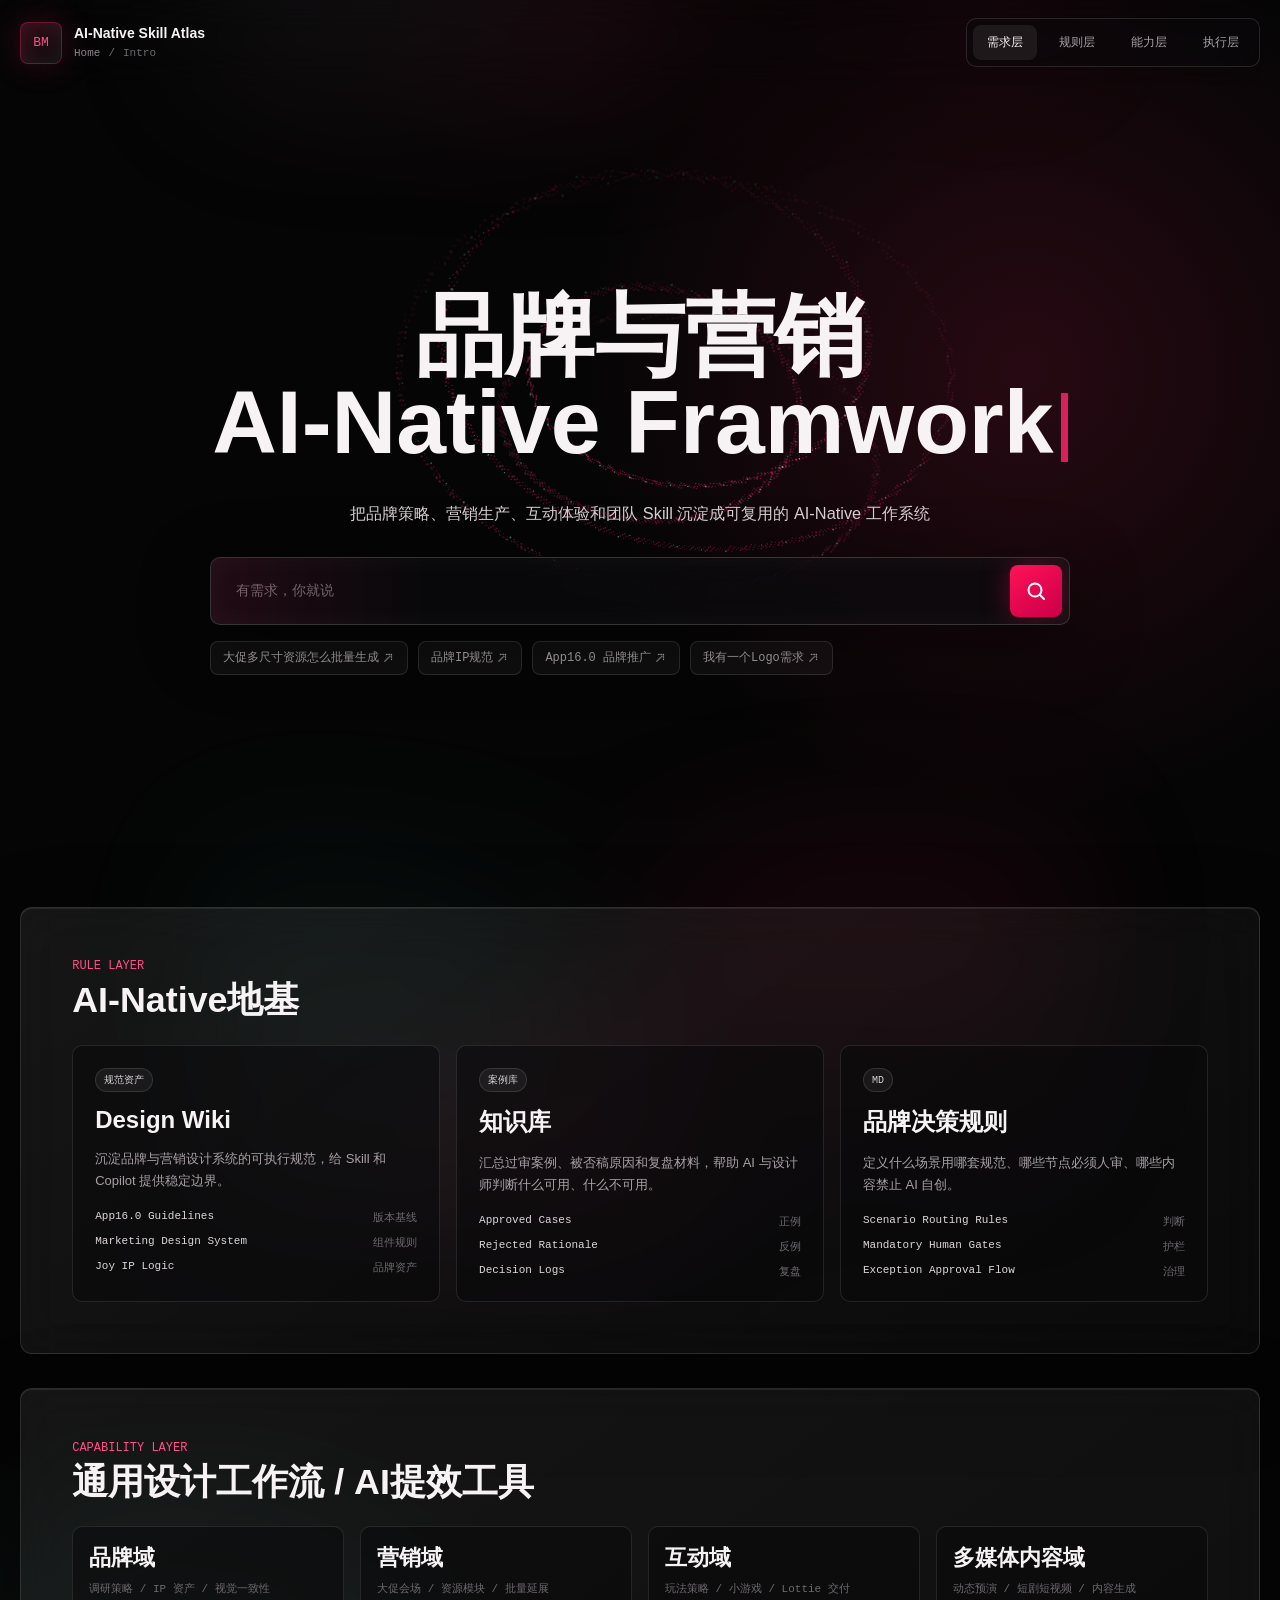
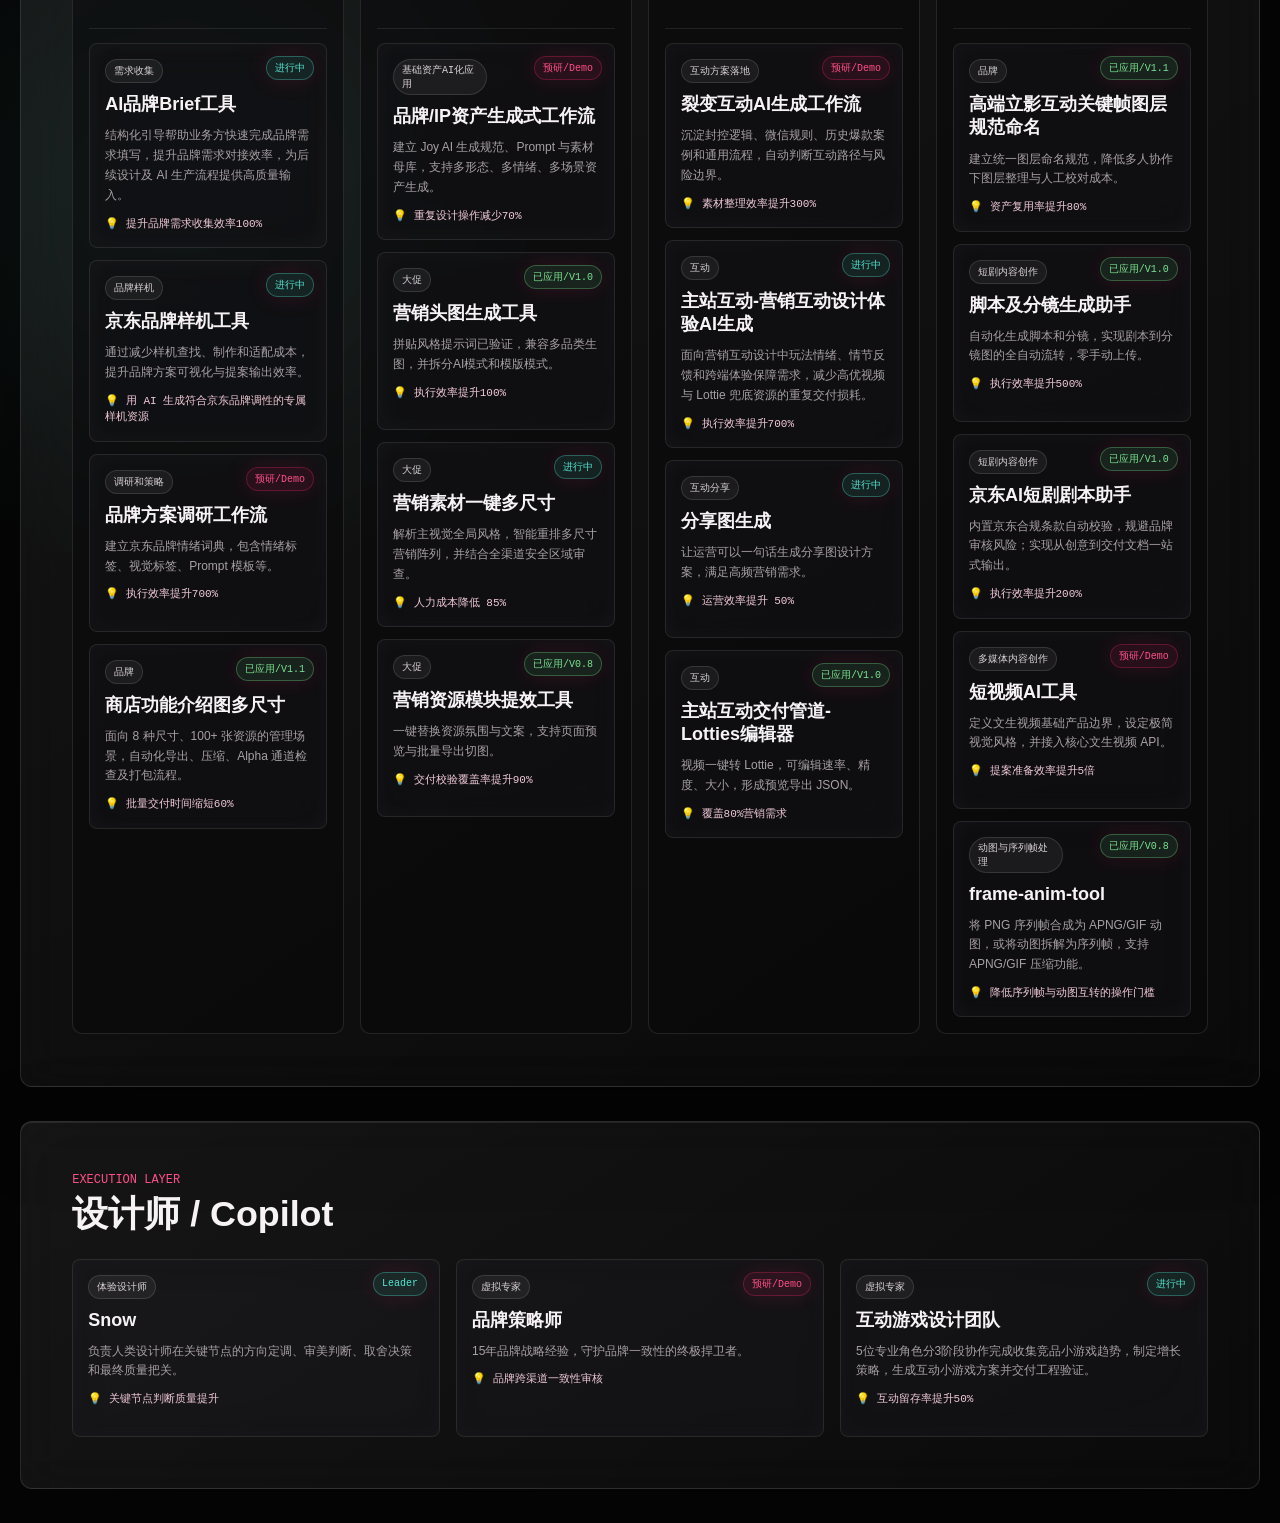
<file: index.html>
<!doctype html>
<html lang="zh-CN">
<head>
  <meta charset="utf-8">
  <meta name="viewport" content="width=device-width, initial-scale=1">
  <title>品牌与营销 AI-Native Framwork</title>
  <link rel="icon" href="data:image/svg+xml,%3Csvg xmlns='http://www.w3.org/2000/svg' viewBox='0 0 64 64'%3E%3Crect width='64' height='64' rx='12' fill='%23050505'/%3E%3Cpath d='M16 44V18h11c6 0 10 3 10 8 0 3-2 6-5 7 4 1 7 4 7 9 0 6-5 10-12 10H16Zm7-16h4c3 0 5-1 5-4 0-2-2-4-5-4h-4v8Zm0 19h5c4 0 6-2 6-5s-2-5-6-5h-5v10Z' fill='%23DA205A'/%3E%3Cpath d='M42 18h6v26h-6z' fill='%2355E6D1'/%3E%3C/svg%3E">
  <link rel="stylesheet" href="./styles.css?v=20260615-home-title-sync">
</head>
<body>
  <svg class="svg-defs" width="0" height="0" aria-hidden="true" focusable="false">
    <symbol id="hint-arrow-symbol" viewBox="0 0 22.088 22.448">
      <g transform="matrix(0.7071067811865477,-0.7071067811865475,0.7071067811865475,0.7071067811865477,-4.001771347309194,4.14286933981009)">
        <path d="M0 0L2.4400001 0L2.4400001 2.4400001L0 2.4400001L0 0ZM2.4400001 2.4400001L4.8800001 2.4400001L4.8800001 4.8800001L2.4400001 4.8800001L2.4400001 2.4400001ZM4.8800001 4.8800001L7.3210001 4.8800001L7.3210001 7.3200002L4.8800001 7.3200002L4.8800001 4.8800001ZM7.3210001 7.3200002L9.7609997 7.3200002L9.7609997 9.7600002L7.3210001 9.7600002L7.3210001 7.3200002ZM4.8800001 9.7600002L7.3210001 9.7600002L7.3210001 12.2L4.8800001 12.2L4.8800001 9.7600002ZM2.4400001 12.2L4.8800001 12.2L4.8800001 14.64L2.4400001 14.64L2.4400001 12.2ZM0 14.793L0 17.08L0 17.233L2.4400001 17.233L2.4400001 17.08L2.4400001 14.793L2.4400001 14.64L0 14.64L0 14.793Z" transform="translate(3, 6.902)" fill="currentColor"></path>
      </g>
      <rect x="11.725" y="9" width="2.438" height="2.438" fill="currentColor" transform="matrix(0.7071067690849304,0.7071067690849304,-0.7071067690849304,0.7071067690849304,9.798134054243565,-5.654787789285182)"></rect>
      <rect x="9.724" y="11" width="2.438" height="2.438" fill="currentColor" transform="matrix(0.7071067690849304,0.7071067690849304,-0.7071067690849304,0.7071067690849304,10.62626823735237,-3.654080682516099)"></rect>
      <rect x="7.724" y="13" width="2.438" height="2.438" fill="currentColor" transform="matrix(0.7071067690849304,0.7071067690849304,-0.7071067690849304,0.7071067690849304,11.454695313692092,-1.6540806825160992)"></rect>
      <rect x="5.724" y="15" width="2.438" height="2.438" fill="currentColor" transform="matrix(0.7071067690849304,0.7071067690849304,-0.7071067690849304,0.7071067690849304,12.283122390031814,0.3459193174839008)"></rect>
      <rect x="3.724" y="17" width="2.438" height="2.438" fill="currentColor" transform="matrix(0.7071067690849304,0.7071067690849304,-0.7071067690849304,0.7071067690849304,13.111549466371535,2.345919317483901)"></rect>
      <rect x="1.724" y="19" width="2.438" height="2.438" fill="currentColor" transform="matrix(0.7071067690849304,0.7071067690849304,-0.7071067690849304,0.7071067690849304,13.939976542711259,4.345919317483903)"></rect>
    </symbol>
  </svg>
  <canvas id="donut-canvas" aria-hidden="true"></canvas>
  <div class="ambient ambient-top" aria-hidden="true"></div>
  <div class="ambient ambient-bottom" aria-hidden="true"></div>

  <div class="shell">
    <header class="topbar" aria-label="站点导航">
      <div class="brand-cluster" aria-label="站点标识">
        <a class="mark-symbol" href="#user-layer" aria-label="返回需求层">BM</a>
        <span class="mark-copy">
          <span class="mark-title-row">
            <a class="mark-title" href="#user-layer">AI-Native Skill Atlas</a>
          </span>
          <nav class="mark-links" aria-label="页面切换">
            <a href="./index.html" aria-current="page">Home</a>
            <span aria-hidden="true">/</span>
            <a href="./architecture.html">Intro</a>
          </nav>
        </span>
      </div>
      <nav class="nav-links" aria-label="分层目录">
        <a href="#user-layer">需求层</a>
        <a href="#rule-layer">规则层</a>
        <a href="#application-layer">能力层</a>
        <a href="#execution-layer">执行层</a>
      </nav>
    </header>

    <main>
      <section class="hero" id="user-layer">
        <div class="hero-copy">
          <h1 id="type-title" data-text="品牌与营销&#10;AI-Native Framwork"></h1>
          <p class="subtitle">把品牌策略、营销生产、互动体验和团队 Skill 沉淀成可复用的 AI-Native 工作系统</p>
          <form class="search" role="search" aria-label="搜索 Skill Agent Design Wiki 知识库">
            <span class="search-pulse" aria-hidden="true"></span>
            <input id="global-search" type="search" autocomplete="off" placeholder="有需求，你就说">
            <button type="submit" aria-label="执行搜索">
              <svg class="search-submit-icon" viewBox="0 0 24 24" aria-hidden="true">
                <circle cx="11" cy="11" r="6.5"></circle>
                <path d="M16 16l4 4"></path>
              </svg>
            </button>
          </form>
          <div class="hints" aria-label="搜索提示">
            <button type="button" data-query="大促多尺寸资源怎么批量生成">大促多尺寸资源怎么批量生成<svg class="hint-arrow" viewBox="0 0 22.088 22.448" aria-hidden="true"><use href="#hint-arrow-symbol"></use></svg></button>
            <button type="button" data-query="品牌IP规范">品牌IP规范<svg class="hint-arrow" viewBox="0 0 22.088 22.448" aria-hidden="true"><use href="#hint-arrow-symbol"></use></svg></button>
            <a href="#orchestration-layer" data-case="app16-promo" data-query="App16.0 品牌推广">App16.0 品牌推广<svg class="hint-arrow" viewBox="0 0 22.088 22.448" aria-hidden="true"><use href="#hint-arrow-symbol"></use></svg></a>
            <button type="button" data-query="我有一个Logo需求">我有一个Logo需求<svg class="hint-arrow" viewBox="0 0 22.088 22.448" aria-hidden="true"><use href="#hint-arrow-symbol"></use></svg></button>
          </div>
        </div>
      </section>

      <section class="layer case-layer orchestration-case-layer" id="orchestration-layer" data-layer="orchestration">
        <div class="layer-head">
          <p class="eyebrow">Orchestration Layer</p>
          <h2>编排层</h2>
          <p class="layer-summary" id="home-case-summary"></p>
        </div>

        <div class="case-meta">
          <div><span>需求 ID</span><strong id="home-case-req-id"></strong></div>
          <div><span>编排模式</span><strong id="home-case-mode"></strong></div>
          <div><span>负责人</span><strong id="home-case-owner"></strong></div>
          <div><span>周期</span><strong id="home-case-duration"></strong></div>
        </div>

        <div class="case-columns">
          <article class="case-panel">
            <h3 id="home-case-title">App16.0 品牌推广</h3>
            <ul class="case-parse" id="home-case-parse"></ul>
          </article>
          <article class="case-panel">
            <h3>阶段并行</h3>
            <div class="phase-grid" id="home-case-phases"></div>
          </article>
        </div>

        <div class="table-wrap">
          <h3>任务队列 · 编排输出</h3>
          <table class="case-table">
            <thead>
              <tr>
                <th>ID</th>
                <th>子项</th>
                <th>执行单元</th>
                <th>等级</th>
                <th>卡点</th>
                <th>依赖</th>
                <th>截止</th>
              </tr>
            </thead>
            <tbody id="home-case-tasks"></tbody>
          </table>
        </div>

        <article class="case-panel">
          <h3>Skill Policy 映射</h3>
          <ul class="skill-map" id="home-case-skills"></ul>
        </article>
      </section>

      <section class="layer atomic" id="rule-layer" data-layer="rule">
        <div class="layer-head">
          <p class="eyebrow">Rule Layer</p>
          <h2>AI-Native地基</h2>
        </div>
        <div class="wiki-grid" id="wiki-grid"></div>
      </section>

      <section class="layer" id="application-layer" data-layer="capability">
        <div class="layer-head">
          <p class="eyebrow">Capability Layer</p>
          <h2>通用设计工作流 / AI提效工具</h2>
        </div>
        <div class="domain-grid" id="application-grid"></div>
      </section>

      <section class="layer" id="execution-layer" data-layer="execution">
        <div class="layer-head">
          <p class="eyebrow">Execution Layer</p>
          <h2>设计师 / Copilot</h2>
        </div>
        <div class="domain-grid" id="execution-grid"></div>
      </section>
    </main>
  </div>

  <div class="modal" id="detail-modal" aria-hidden="true">
    <div class="modal-backdrop" data-close></div>
    <article class="modal-panel" role="dialog" aria-modal="true" aria-labelledby="modal-title">
      <button class="modal-close" type="button" data-close aria-label="关闭详情"></button>
      <div class="modal-media" aria-label="图片或视频占位">
        <div class="media-grid" aria-hidden="true"></div>
        <img id="modal-media-image" alt="" hidden>
        <span id="modal-media-placeholder">Preview Placeholder</span>
      </div>
      <div class="modal-body">
        <div class="modal-kicker" id="modal-kicker"></div>
        <h3 id="modal-title"></h3>
        <p id="modal-desc"></p>
        <div class="modal-meta">
          <span id="modal-status"></span>
          <span id="modal-downloads"></span>
        </div>
        <section>
          <h4>能力介绍</h4>
          <p id="modal-capability"></p>
        </section>
        <section>
          <h4>目标与设计价值提效</h4>
          <p id="modal-impact"></p>
        </section>
        <section>
          <h4>试试这样问我</h4>
          <p class="modal-hint-line">
            <span id="modal-hints"></span>
            <svg class="hint-arrow modal-hint-arrow" viewBox="0 0 22.088 22.448" aria-hidden="true"><use href="#hint-arrow-symbol"></use></svg>
          </p>
        </section>
        <section class="modal-link-section" id="modal-link-section" hidden>
          <h4>相关链接</h4>
          <a class="modal-link" id="modal-link" href="#" target="_blank" rel="noopener">
            <img src="./assets/attachment.svg" alt="" aria-hidden="true">
            <span id="modal-link-label"></span>
          </a>
        </section>
        <button class="download-btn" type="button">Download Skill</button>
      </div>
    </article>
  </div>

  <script src="./data.js?v=20260615-card-status-links"></script>
  <script src="./architecture-data.js?v=20260615-card-status-links"></script>
  <script src="./app.js?v=20260615-card-status-links"></script>
</body>
</html>
</file>
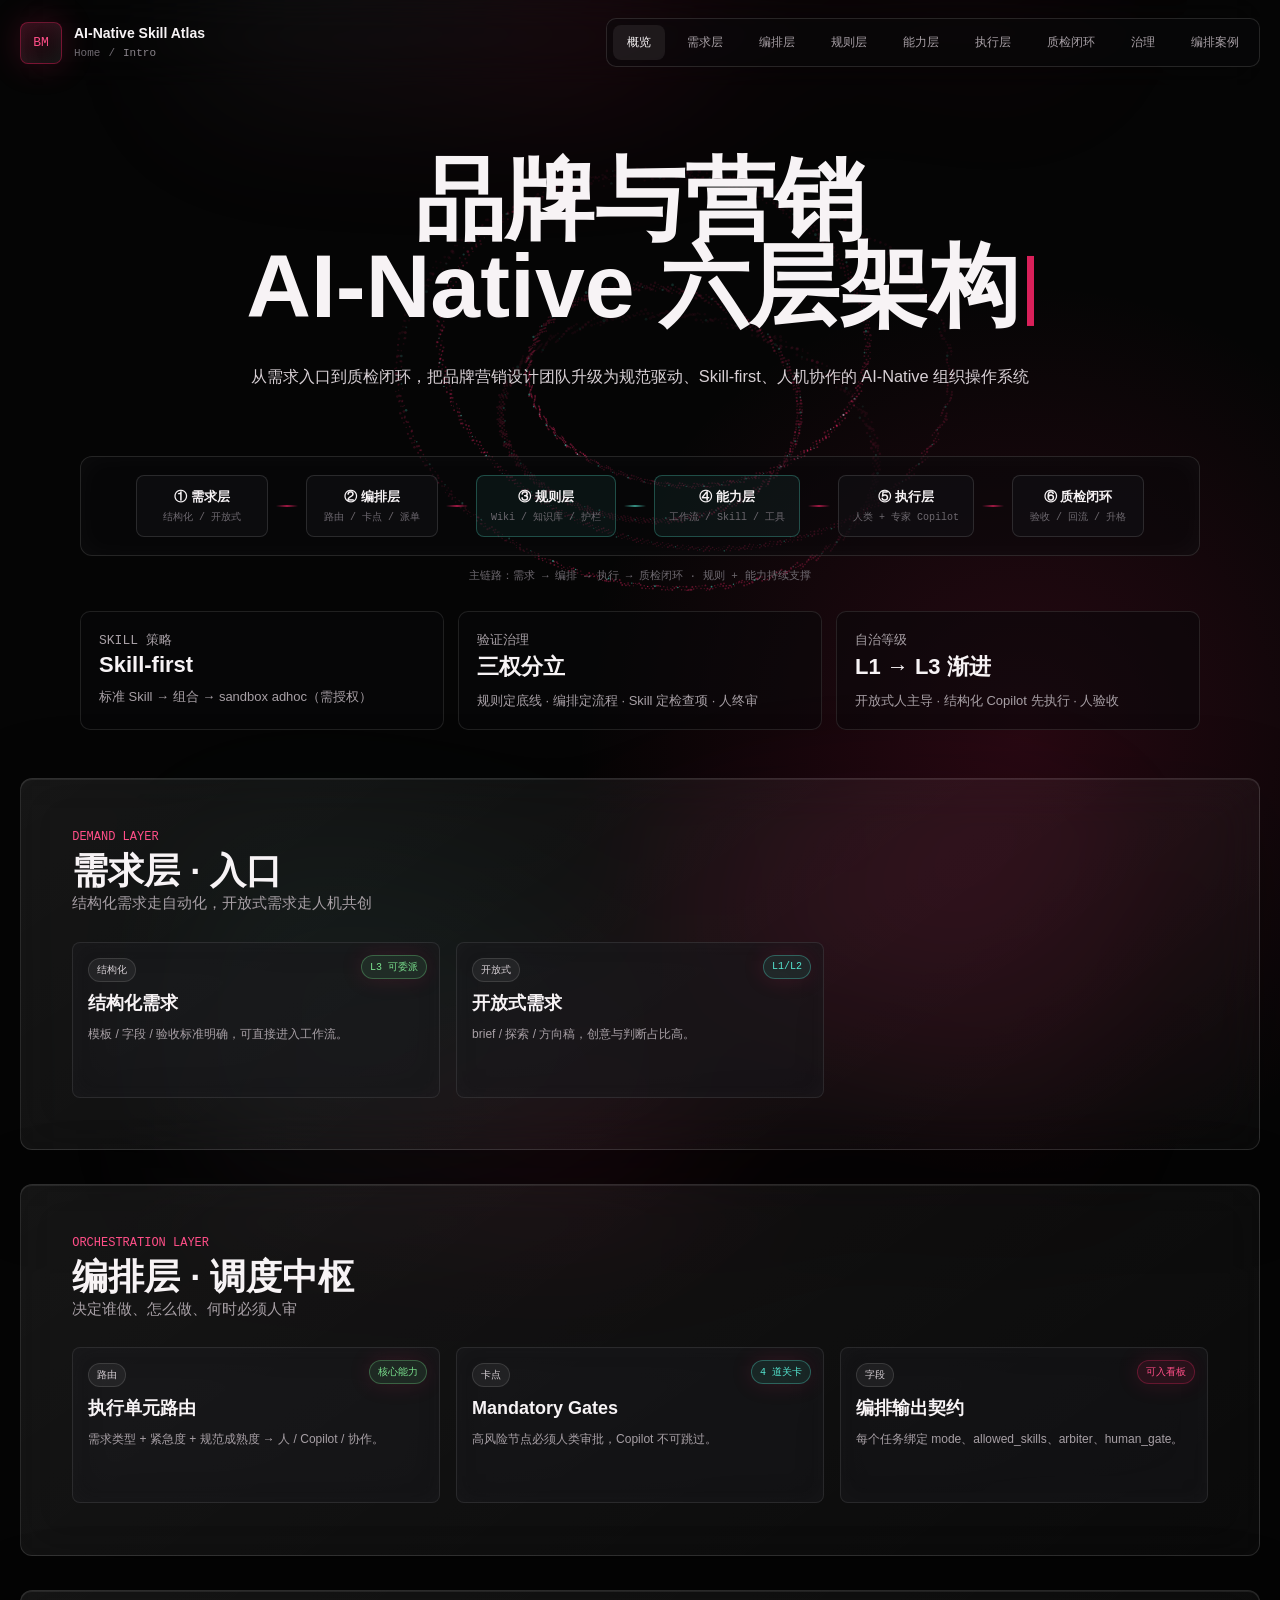
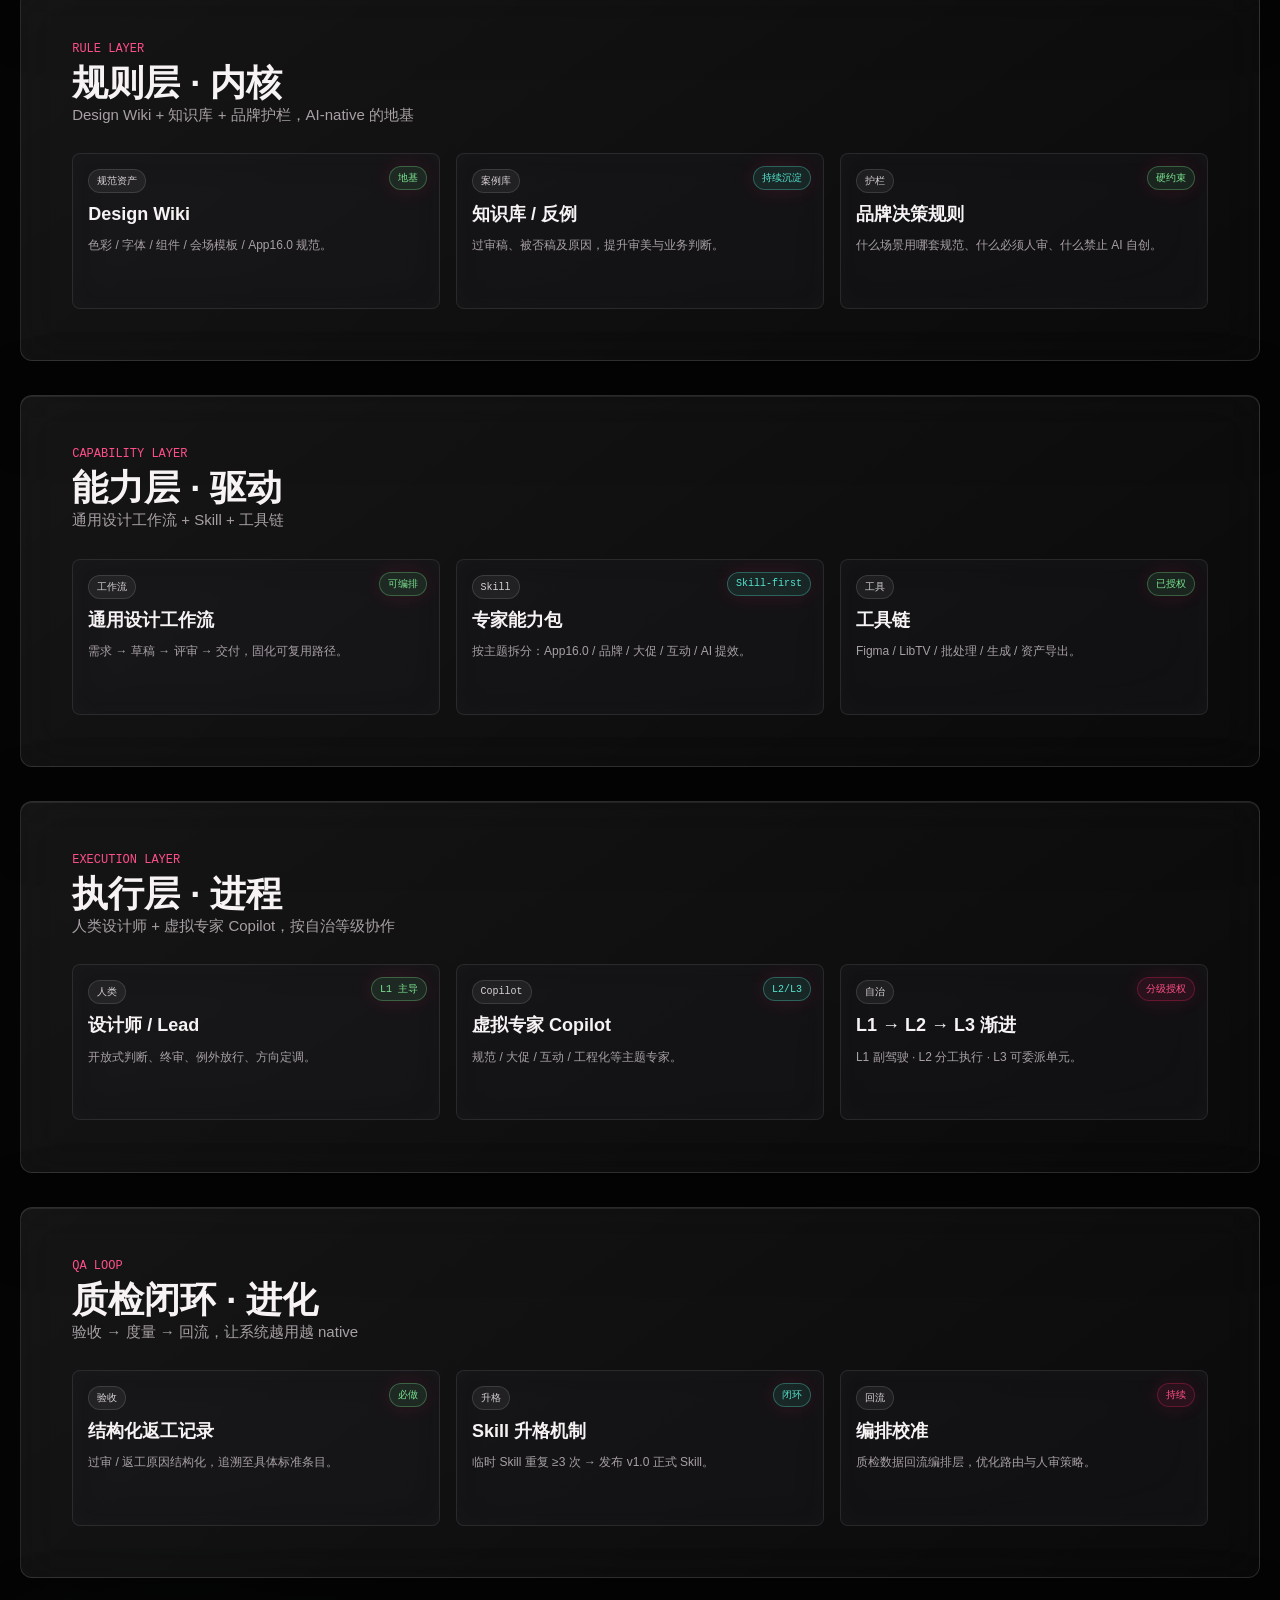
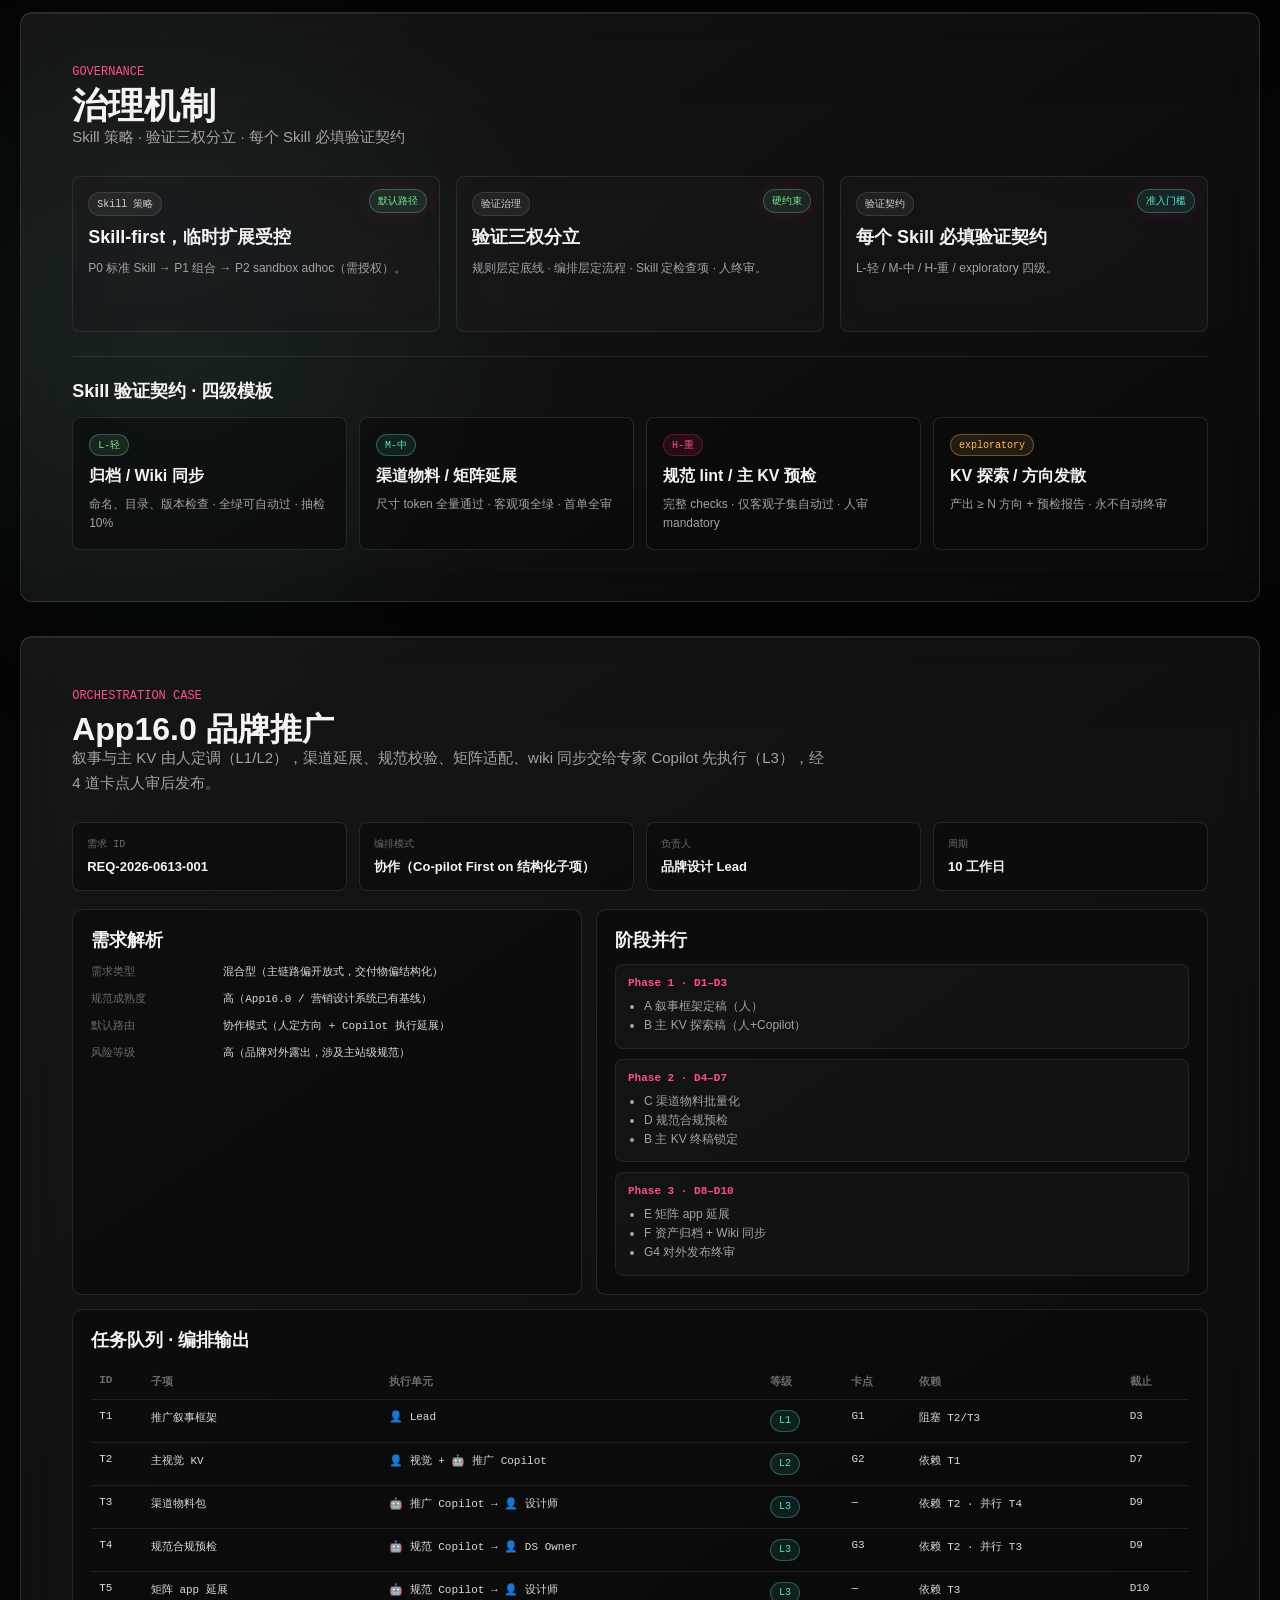
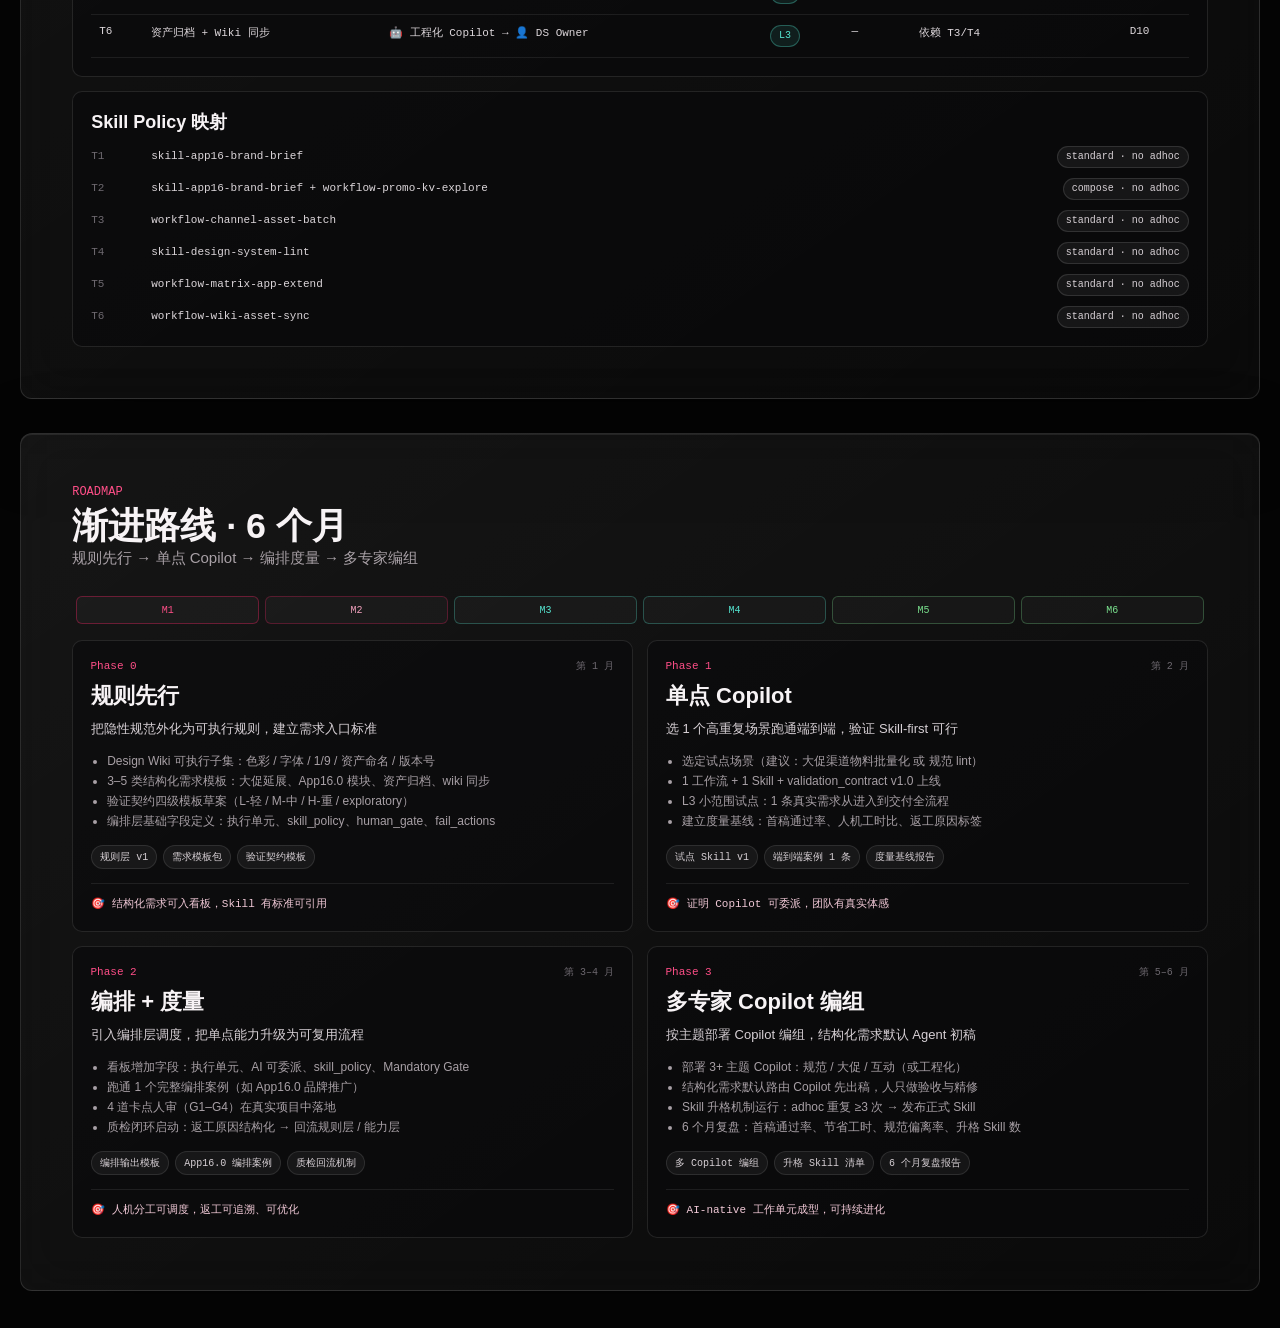
<file: architecture.html>
<!doctype html>
<html lang="zh-CN">
<head>
  <meta charset="utf-8">
  <meta name="viewport" content="width=device-width, initial-scale=1">
  <title>品牌与营销 AI-Native 六层架构</title>
  <link rel="icon" href="data:image/svg+xml,%3Csvg xmlns='http://www.w3.org/2000/svg' viewBox='0 0 64 64'%3E%3Crect width='64' height='64' rx='12' fill='%23050505'/%3E%3Cpath d='M16 44V18h11c6 0 10 3 10 8 0 3-2 6-5 7 4 1 7 4 7 9 0 6-5 10-12 10H16Zm7-16h4c3 0 5-1 5-4 0-2-2-4-5-4h-4v8Zm0 19h5c4 0 6-2 6-5s-2-5-6-5h-5v10Z' fill='%23DA205A'/%3E%3Cpath d='M42 18h6v26h-6z' fill='%2355E6D1'/%3E%3C/svg%3E">
  <link rel="stylesheet" href="./styles.css?v=20260615-home-title-sync">
</head>
<body class="architecture-page">
  <svg class="svg-defs" width="0" height="0" aria-hidden="true" focusable="false">
    <symbol id="hint-arrow-symbol" viewBox="0 0 22.088 22.448">
      <g transform="matrix(0.7071067811865477,-0.7071067811865475,0.7071067811865475,0.7071067811865477,-4.001771347309194,4.14286933981009)">
        <path d="M0 0L2.4400001 0L2.4400001 2.4400001L0 2.4400001L0 0ZM2.4400001 2.4400001L4.8800001 2.4400001L4.8800001 4.8800001L2.4400001 4.8800001L2.4400001 2.4400001ZM4.8800001 4.8800001L7.3210001 4.8800001L7.3210001 7.3200002L4.8800001 7.3200002L4.8800001 4.8800001ZM7.3210001 7.3200002L9.7609997 7.3200002L9.7609997 9.7600002L7.3210001 9.7600002L7.3210001 7.3200002ZM4.8800001 9.7600002L7.3210001 9.7600002L7.3210001 12.2L4.8800001 12.2L4.8800001 9.7600002ZM2.4400001 12.2L4.8800001 12.2L4.8800001 14.64L2.4400001 14.64L2.4400001 12.2ZM0 14.793L0 17.08L0 17.233L2.4400001 17.233L2.4400001 17.08L2.4400001 14.793L2.4400001 14.64L0 14.64L0 14.793Z" transform="translate(3, 6.902)" fill="currentColor"></path>
      </g>
    </symbol>
  </svg>
  <canvas id="donut-canvas" aria-hidden="true"></canvas>
  <div class="ambient ambient-top" aria-hidden="true"></div>
  <div class="ambient ambient-bottom" aria-hidden="true"></div>

  <div class="shell">
    <header class="topbar" aria-label="站点导航">
      <div class="brand-cluster" aria-label="站点标识">
        <a class="mark-symbol" href="#overview" aria-label="返回概览">BM</a>
        <span class="mark-copy">
          <span class="mark-title-row">
            <a class="mark-title" href="#overview">AI-Native Skill Atlas</a>
          </span>
          <nav class="mark-links" aria-label="页面切换">
            <a href="./index.html">Home</a>
            <span aria-hidden="true">/</span>
            <a href="./architecture.html" aria-current="page">Intro</a>
          </nav>
        </span>
      </div>
      <nav class="nav-links nav-links-scroll" aria-label="分层目录">
        <a href="#overview">概览</a>
        <a href="#demand-layer">需求层</a>
        <a href="#orchestration-layer">编排层</a>
        <a href="#rule-layer-arch">规则层</a>
        <a href="#capability-layer">能力层</a>
        <a href="#execution-layer">执行层</a>
        <a href="#qa-layer">质检闭环</a>
        <a href="#governance">治理</a>
        <a href="#case-study">编排案例</a>
      </nav>
    </header>

    <main>
      <section class="hero hero-compact" id="overview">
        <div class="hero-copy">
          <h1 id="type-title" data-text="品牌与营销&#10;AI-Native 六层架构"></h1>
          <p class="subtitle">从需求入口到质检闭环，把品牌营销设计团队升级为规范驱动、Skill-first、人机协作的 AI-Native 组织操作系统</p>
        </div>

        <div class="flow-stack" aria-label="六层主链路">
          <div class="flow-node" data-layer="1"><span>① 需求层</span><small>结构化 / 开放式</small></div>
          <div class="flow-arrow" aria-hidden="true"></div>
          <div class="flow-node" data-layer="2"><span>② 编排层</span><small>路由 / 卡点 / 派单</small></div>
          <div class="flow-arrow" aria-hidden="true"></div>
          <div class="flow-node flow-node-support" data-layer="3"><span>③ 规则层</span><small>Wiki / 知识库 / 护栏</small></div>
          <div class="flow-arrow flow-arrow-support" aria-hidden="true"></div>
          <div class="flow-node flow-node-support" data-layer="4"><span>④ 能力层</span><small>工作流 / Skill / 工具</small></div>
          <div class="flow-arrow" aria-hidden="true"></div>
          <div class="flow-node" data-layer="5"><span>⑤ 执行层</span><small>人类 + 专家 Copilot</small></div>
          <div class="flow-arrow" aria-hidden="true"></div>
          <div class="flow-node" data-layer="6"><span>⑥ 质检闭环</span><small>验收 / 回流 / 升格</small></div>
        </div>

        <p class="flow-caption">主链路：需求 → 编排 → 执行 → 质检闭环 · 规则 + 能力持续支撑</p>

        <div class="principle-grid">
          <article class="principle-card">
            <p class="eyebrow">Skill 策略</p>
            <h3>Skill-first</h3>
            <p>标准 Skill → 组合 → sandbox adhoc（需授权）</p>
          </article>
          <article class="principle-card">
            <p class="eyebrow">验证治理</p>
            <h3>三权分立</h3>
            <p>规则定底线 · 编排定流程 · Skill 定检查项 · 人终审</p>
          </article>
          <article class="principle-card">
            <p class="eyebrow">自治等级</p>
            <h3>L1 → L3 渐进</h3>
            <p>开放式人主导 · 结构化 Copilot 先执行 · 人验收</p>
          </article>
        </div>
      </section>

      <section class="layer" id="demand-layer" data-layer="demand">
        <div class="layer-head">
          <p class="eyebrow">Demand Layer</p>
          <h2>需求层 · 入口</h2>
          <p class="layer-summary">结构化需求走自动化，开放式需求走人机共创</p>
        </div>
        <div class="domain-grid rule-grid" id="demand-layer-grid"></div>
      </section>

      <section class="layer" id="orchestration-layer" data-layer="orchestration">
        <div class="layer-head">
          <p class="eyebrow">Orchestration Layer</p>
          <h2>编排层 · 调度中枢</h2>
          <p class="layer-summary">决定谁做、怎么做、何时必须人审</p>
        </div>
        <div class="domain-grid rule-grid" id="orchestration-layer-grid"></div>
      </section>

      <section class="layer" id="rule-layer-arch" data-layer="rule">
        <div class="layer-head">
          <p class="eyebrow">Rule Layer</p>
          <h2>规则层 · 内核</h2>
          <p class="layer-summary">Design Wiki + 知识库 + 品牌护栏，AI-native 的地基</p>
        </div>
        <div class="domain-grid rule-grid" id="rule-layer-arch-grid"></div>
      </section>

      <section class="layer" id="capability-layer" data-layer="capability">
        <div class="layer-head">
          <p class="eyebrow">Capability Layer</p>
          <h2>能力层 · 驱动</h2>
          <p class="layer-summary">通用设计工作流 + Skill + 工具链</p>
        </div>
        <div class="domain-grid rule-grid" id="capability-layer-grid"></div>
      </section>

      <section class="layer" id="execution-layer" data-layer="execution">
        <div class="layer-head">
          <p class="eyebrow">Execution Layer</p>
          <h2>执行层 · 进程</h2>
          <p class="layer-summary">人类设计师 + 虚拟专家 Copilot，按自治等级协作</p>
        </div>
        <div class="domain-grid rule-grid" id="execution-layer-grid"></div>
      </section>

      <section class="layer" id="qa-layer" data-layer="qa">
        <div class="layer-head">
          <p class="eyebrow">QA Loop</p>
          <h2>质检闭环 · 进化</h2>
          <p class="layer-summary">验收 → 度量 → 回流，让系统越用越 native</p>
        </div>
        <div class="domain-grid rule-grid" id="qa-layer-grid"></div>
      </section>

      <section class="layer" id="governance" data-layer="governance">
        <div class="layer-head">
          <p class="eyebrow">Governance</p>
          <h2>治理机制</h2>
          <p class="layer-summary">Skill 策略 · 验证三权分立 · 每个 Skill 必填验证契约</p>
        </div>
        <div class="domain-grid rule-grid" id="governance-grid"></div>

        <div class="validation-matrix">
          <h3>Skill 验证契约 · 四级模板</h3>
          <div class="validation-grid">
            <article class="validation-card">
              <span class="level-pill level-light">L-轻</span>
              <h4>归档 / Wiki 同步</h4>
              <p>命名、目录、版本检查 · 全绿可自动过 · 抽检 10%</p>
            </article>
            <article class="validation-card">
              <span class="level-pill level-medium">M-中</span>
              <h4>渠道物料 / 矩阵延展</h4>
              <p>尺寸 token 全量通过 · 客观项全绿 · 首单全审</p>
            </article>
            <article class="validation-card">
              <span class="level-pill level-heavy">H-重</span>
              <h4>规范 lint / 主 KV 预检</h4>
              <p>完整 checks · 仅客观子集自动过 · 人审 mandatory</p>
            </article>
            <article class="validation-card">
              <span class="level-pill level-explore">exploratory</span>
              <h4>KV 探索 / 方向发散</h4>
              <p>产出 ≥ N 方向 + 预检报告 · 永不自动终审</p>
            </article>
          </div>
        </div>
      </section>

      <section class="layer case-layer" id="case-study" data-layer="case">
        <div class="layer-head">
          <p class="eyebrow">Orchestration Case</p>
          <h2 id="case-title">App16.0 品牌推广</h2>
          <p class="layer-summary" id="case-summary"></p>
        </div>

        <div class="case-meta">
          <div><span>需求 ID</span><strong id="case-req-id"></strong></div>
          <div><span>编排模式</span><strong id="case-mode"></strong></div>
          <div><span>负责人</span><strong id="case-owner"></strong></div>
          <div><span>周期</span><strong id="case-duration"></strong></div>
        </div>

        <div class="case-columns">
          <article class="case-panel">
            <h3>需求解析</h3>
            <ul class="case-parse" id="case-parse"></ul>
          </article>
          <article class="case-panel">
            <h3>阶段并行</h3>
            <div class="phase-grid" id="case-phases"></div>
          </article>
        </div>

        <div class="table-wrap">
          <h3>任务队列 · 编排输出</h3>
          <table class="case-table">
            <thead>
              <tr>
                <th>ID</th>
                <th>子项</th>
                <th>执行单元</th>
                <th>等级</th>
                <th>卡点</th>
                <th>依赖</th>
                <th>截止</th>
              </tr>
            </thead>
            <tbody id="case-tasks"></tbody>
          </table>
        </div>

        <article class="case-panel">
          <h3>Skill Policy 映射</h3>
          <ul class="skill-map" id="case-skills"></ul>
        </article>
      </section>

      <section class="layer roadmap-layer" id="roadmap" data-layer="roadmap">
        <div class="layer-head">
          <p class="eyebrow">Roadmap</p>
          <h2>渐进路线 · 6 个月</h2>
          <p class="layer-summary" id="roadmap-summary">规则先行 → 单点 Copilot → 编排度量 → 多专家编组</p>
        </div>
        <div class="roadmap-timeline" aria-hidden="true">
          <span>M1</span><span>M2</span><span>M3</span><span>M4</span><span>M5</span><span>M6</span>
        </div>
        <div class="roadmap-grid" id="roadmap-grid"></div>
      </section>
    </main>
  </div>

  <div class="modal" id="detail-modal" aria-hidden="true">
    <div class="modal-backdrop" data-close></div>
    <article class="modal-panel" role="dialog" aria-modal="true" aria-labelledby="modal-title">
      <button class="modal-close" type="button" data-close aria-label="关闭详情">×</button>
      <div class="modal-media" aria-label="详情占位">
        <div class="media-grid" aria-hidden="true"></div>
        <span id="modal-media-placeholder">Architecture Detail</span>
      </div>
      <div class="modal-body">
        <div class="modal-kicker" id="modal-kicker"></div>
        <h3 id="modal-title"></h3>
        <p id="modal-desc"></p>
        <div class="modal-meta">
          <span id="modal-status"></span>
          <span id="modal-downloads"></span>
        </div>
        <section>
          <h4>详细说明</h4>
          <p id="modal-capability"></p>
        </section>
        <section>
          <h4>关键要点</h4>
          <p id="modal-impact" class="modal-points"></p>
        </section>
        <section>
          <h4>摘要</h4>
          <p class="modal-hint-line">
            <span id="modal-hints"></span>
            <svg class="hint-arrow modal-hint-arrow" viewBox="0 0 22.088 22.448" aria-hidden="true"><use href="#hint-arrow-symbol"></use></svg>
          </p>
        </section>
      </div>
    </article>
  </div>

  <script src="./architecture-data.js?v=20260615-architecture-remote-sync"></script>
  <script src="./architecture.js?v=20260615-architecture-remote-sync"></script>
</body>
</html>
</file>
<file: styles.css>
:root {
  --bg: #050505;
  --bg-2: #09090b;
  --panel: rgba(18, 18, 22, .58);
  --panel-strong: rgba(28, 28, 34, .72);
  --line: rgba(255, 255, 255, .12);
  --line-strong: rgba(218, 32, 90, .44);
  --text: #f7f3f5;
  --muted: #a8a0a6;
  --quiet: #6e6970;
  --magenta: #da205a;
  --magenta-2: #ff4f88;
  --cyan: #55e6d1;
  --amber: #ffbd58;
  --green: #7be38f;
  --font-title: Inter, "SF Pro Display", "PingFang SC", "Microsoft YaHei", Arial, sans-serif;
  --font-mono: "JetBrains Mono", "SFMono-Regular", Consolas, monospace;
}

* {
  box-sizing: border-box;
}

html {
  scroll-behavior: smooth;
  background: var(--bg);
}

body {
  margin: 0;
  min-height: 100vh;
  color: var(--text);
  background:
    radial-gradient(circle at 80% 12%, rgba(218, 32, 90, .16), transparent 28rem),
    radial-gradient(circle at 14% 58%, rgba(85, 230, 209, .08), transparent 24rem),
    var(--bg);
  font-family: var(--font-title);
  overflow-x: hidden;
}

.svg-defs {
  position: absolute;
  width: 0;
  height: 0;
  overflow: hidden;
}

button,
input {
  font: inherit;
}

button {
  cursor: pointer;
}

#donut-canvas {
  position: fixed;
  inset: 0;
  width: 100%;
  height: 100%;
  z-index: 0;
  pointer-events: auto;
  transition: opacity .3s ease;
}

.ambient {
  position: fixed;
  left: 50%;
  width: 70vw;
  height: 30vw;
  min-width: 760px;
  min-height: 260px;
  transform: translateX(-50%);
  background: conic-gradient(from 130deg, transparent, rgba(218, 32, 90, .38), rgba(85, 230, 209, .14), transparent, rgba(218, 32, 90, .28), transparent);
  filter: blur(78px);
  opacity: .38;
  z-index: 0;
  pointer-events: none;
  animation: breathe 9s ease-in-out infinite alternate;
}

.ambient-top {
  top: -22vw;
}

.ambient-bottom {
  bottom: -24vw;
  animation-delay: -4s;
}

@keyframes breathe {
  from { opacity: .22; transform: translateX(-50%) scale(.92) rotate(-8deg); }
  to { opacity: .48; transform: translateX(-50%) scale(1.08) rotate(8deg); }
}

.shell {
  position: relative;
  z-index: 1;
  width: min(1480px, calc(100% - 40px));
  margin: 0 auto;
}

.topbar {
  position: sticky;
  top: 0;
  z-index: 5;
  display: flex;
  align-items: center;
  justify-content: space-between;
  gap: 24px;
  padding: 18px 0;
  backdrop-filter: blur(18px);
}

.mark-symbol,
.mark-title,
.nav-links a {
  color: var(--text);
  text-decoration: none;
}

.brand-cluster {
  display: inline-flex;
  align-items: center;
  gap: 12px;
  min-width: 0;
}

.mark-copy {
  display: grid;
  gap: 3px;
  min-width: 0;
}

.mark-title-row {
  display: inline-flex;
  align-items: center;
  gap: 6px;
  min-width: 0;
}

.mark-symbol {
  display: grid;
  place-items: center;
  flex: 0 0 auto;
  width: 42px;
  height: 42px;
  border: 1px solid var(--line-strong);
  border-radius: 8px;
  background: linear-gradient(145deg, rgba(218, 32, 90, .22), rgba(255, 255, 255, .04));
  box-shadow: 0 0 32px rgba(218, 32, 90, .22), inset 0 0 18px rgba(255, 255, 255, .05);
  color: var(--magenta-2);
  font-family: var(--font-mono);
  font-size: 13px;
}

.mark-title,
.mark-copy small {
  display: block;
}

.mark-title {
  min-width: 0;
  font-size: 14px;
  font-weight: 700;
  line-height: 1.2;
}

.mark-copy small {
  color: var(--quiet);
  font-family: var(--font-mono);
  font-size: 11px;
  line-height: 1.2;
}

.mark-links {
  display: flex;
  flex-wrap: wrap;
  align-items: center;
  gap: 8px;
  margin-top: 2px;
  color: var(--quiet);
  font-family: var(--font-mono);
  font-size: 11px;
  line-height: 1.2;
}

.mark-links a {
  color: var(--quiet);
  text-decoration: none;
}

.mark-links a:hover,
.mark-links a:focus-visible {
  color: var(--muted);
}

.mark-links a[aria-current="page"] {
  color: #89838a;
}

.attachment-trigger {
  display: inline-grid;
  place-items: center;
  flex: 0 0 auto;
  width: 16px;
  height: 16px;
  border: 0;
  border-radius: 4px;
  padding: 0;
  background: transparent;
  box-shadow: none;
  transform: translateY(0);
  transition: transform .2s ease, background .2s ease, opacity .2s ease;
}

.attachment-trigger img {
  display: block;
  width: 12px;
  height: 12px;
  filter: invert(1);
  opacity: .78;
}

.attachment-trigger:hover,
.attachment-trigger:focus-visible {
  transform: translateY(0);
  background: rgba(255, 255, 255, .08);
  opacity: 1;
}

.nav-links {
  display: flex;
  gap: 8px;
  padding: 6px;
  border: 1px solid var(--line);
  border-radius: 10px;
  background: rgba(10, 10, 12, .42);
  backdrop-filter: blur(20px);
}

.nav-links a {
  padding: 9px 14px;
  border-radius: 8px;
  color: var(--muted);
  font-family: var(--font-mono);
  font-size: 12px;
}

.nav-links a:hover,
.nav-links a.is-active {
  color: var(--text);
  background: rgba(255, 255, 255, .07);
}

.hero {
  min-height: calc(100vh - 78px);
  display: grid;
  grid-template-columns: minmax(0, 1fr);
  align-items: center;
  justify-items: center;
  padding: 72px 0 96px;
  text-align: center;
}

.hero-copy {
  max-width: 1120px;
  width: 100%;
  margin: 0 auto;
}

.eyebrow {
  margin: 0 0 18px;
  color: var(--magenta-2);
  font-family: var(--font-mono);
  font-size: 12px;
  letter-spacing: 0;
  text-transform: uppercase;
}

h1,
h2,
h3,
h4,
p {
  margin-top: 0;
}

h1 {
  min-height: 2.1em;
  margin-bottom: 18px;
  font-size: clamp(34px, 7vw, 92px);
  line-height: .96;
  font-weight: 760;
  white-space: pre;
}

h1::after {
  content: "";
  display: inline-block;
  width: .08em;
  height: .78em;
  margin-left: .08em;
  background: var(--magenta);
  transform: translateY(.1em);
  animation: caret 1s steps(1) infinite;
}

@keyframes caret {
  50% { opacity: 0; }
}

.subtitle {
  max-width: 840px;
  margin: 0 auto 30px;
  color: #d8d0d5;
  font-size: clamp(14px, 1.28vw, 18px);
  line-height: 1.65;
}

.search {
  position: relative;
  display: grid;
  grid-template-columns: 1fr 52px;
  width: min(860px, 100%);
  margin: 0 auto;
  min-height: 66px;
  padding: 7px;
  border: 1px solid rgba(255, 255, 255, .18);
  border-radius: 10px;
  background: rgba(12, 12, 15, .64);
  box-shadow: 0 18px 70px rgba(0, 0, 0, .4), inset 0 0 30px rgba(255, 255, 255, .04);
  backdrop-filter: blur(22px);
  overflow: hidden;
}

.search-pulse {
  position: absolute;
  inset: -1px;
  background: linear-gradient(90deg, transparent, rgba(218, 32, 90, .24), transparent);
  transform: translateX(-75%);
  animation: scan 4.8s ease-in-out infinite;
  pointer-events: none;
}

@keyframes scan {
  0%, 42% { transform: translateX(-90%); opacity: 0; }
  55% { opacity: 1; }
  100% { transform: translateX(90%); opacity: 0; }
}

.search input {
  min-width: 0;
  border: 0;
  outline: 0;
  padding: 0 18px;
  color: var(--text);
  background: transparent;
  font-family: var(--font-mono);
  font-size: 14px;
}

.search input::placeholder {
  color: var(--quiet);
}

.search button,
.download-btn {
  border: 0;
  border-radius: 8px;
  color: #fff;
  background: linear-gradient(145deg, var(--magenta), #8a123d);
  box-shadow: 0 0 28px rgba(218, 32, 90, .36);
  font-family: var(--font-mono);
}

.search button {
  width: 52px;
  height: 52px;
  display: grid;
  place-items: center;
  padding: 0;
  font-size: 0;
  color: #fff;
  background: linear-gradient(145deg, #ff1358 0%, #e0064e 58%, #c90049 100%);
}

.search-submit-icon {
  display: block;
  width: 24px;
  height: 24px;
  fill: none;
  stroke: #fff;
  stroke-width: 2;
  stroke-linecap: round;
  stroke-linejoin: round;
}

.hints {
  display: flex;
  flex-wrap: wrap;
  justify-content: flex-start;
  gap: 10px;
  width: min(860px, 100%);
  margin: 16px auto 0;
}

.hints button,
.hints a {
  display: inline-flex;
  align-items: center;
  justify-content: center;
  gap: 5px;
  min-height: 34px;
  border: 1px solid rgba(255, 255, 255, .12);
  border-radius: 8px;
  padding: 0 12px;
  color: var(--muted);
  background: rgba(255, 255, 255, .045);
  font-family: var(--font-mono);
  font-size: 12px;
  text-decoration: none;
}

.hint-arrow {
  display: block;
  width: 11px;
  height: 11px;
  flex: 0 0 auto;
  color: currentColor;
  opacity: .86;
  pointer-events: none;
  transform: translateY(-1px);
}

.modal-hint-line {
  display: inline-flex;
  align-items: center;
  gap: 8px;
}

.modal-hint-arrow {
  transform: translateY(0);
}

.modal-link {
  display: inline-flex;
  align-items: center;
  gap: 8px;
  min-height: 34px;
  border: 1px solid rgba(255, 255, 255, .12);
  border-radius: 8px;
  padding: 6px 10px;
  color: #d8d1d6;
  background: rgba(255, 255, 255, .055);
  font-family: var(--font-mono);
  font-size: 12px;
  line-height: 1.4;
  text-decoration: none;
}

.modal-link img {
  display: block;
  width: 13px;
  height: 13px;
  flex: 0 0 auto;
  filter: invert(1);
  opacity: .78;
}

.modal-link:hover,
.modal-link:focus-visible {
  color: var(--text);
  border-color: rgba(218, 32, 90, .58);
  background: rgba(218, 32, 90, .12);
  box-shadow: 0 0 24px rgba(218, 32, 90, .16);
}

.hints button:hover,
.hints a:hover {
  color: var(--text);
  border-color: rgba(218, 32, 90, .6);
  box-shadow: 0 0 24px rgba(218, 32, 90, .18);
}

.orchestration-case-layer {
  display: none;
}

.orchestration-case-layer.is-open,
.orchestration-case-layer:target {
  display: block;
}

.layer {
  margin-bottom: 34px;
  padding: clamp(22px, 4vw, 52px);
  border: 1px solid var(--line);
  border-radius: 12px;
  background: linear-gradient(145deg, rgba(255, 255, 255, .07), rgba(255, 255, 255, .025));
  box-shadow: 0 30px 90px rgba(0, 0, 0, .28), inset 0 1px 0 rgba(255, 255, 255, .08);
  backdrop-filter: blur(24px);
  scroll-margin-top: 90px;
}

.layer-head {
  display: grid;
  grid-template-columns: minmax(0, 1fr);
  margin-bottom: 26px;
}

.layer-head .eyebrow {
  grid-column: 1 / -1;
  margin-bottom: 10px;
}

.layer h2 {
  margin-bottom: 0;
  font-size: clamp(30px, 4.4vw, 64px);
  line-height: 1;
}

#rule-layer h2,
#orchestration-layer h2,
#application-layer h2,
#execution-layer h2 {
  white-space: nowrap;
  font-size: clamp(20px, 2.8vw, 42px);
}

.domain-grid {
  display: grid;
  grid-template-columns: repeat(4, minmax(0, 1fr));
  gap: 16px;
}

.rule-grid {
  grid-template-columns: repeat(3, minmax(0, 1fr));
}

.lane {
  min-width: 0;
  border: 1px solid rgba(255, 255, 255, .1);
  border-radius: 10px;
  padding: 16px;
  background: rgba(8, 8, 10, .52);
}

.lane-header {
  min-height: 86px;
  border-bottom: 1px solid rgba(255, 255, 255, .09);
  margin-bottom: 14px;
}

.lane-header h3 {
  margin-bottom: 8px;
  font-size: 22px;
}

.lane-header p {
  color: var(--quiet);
  font-family: var(--font-mono);
  font-size: 11px;
  line-height: 1.55;
}

.cards {
  display: grid;
  gap: 12px;
}

#execution-grid {
  display: block;
}

#execution-grid .lane {
  border: 0;
  padding: 0;
  background: transparent;
}

#execution-grid .lane-header {
  display: none;
}

#execution-grid .cards {
  grid-template-columns: repeat(3, minmax(0, 1fr));
  gap: 16px;
}

.skill-card {
  position: relative;
  min-height: 178px;
  display: grid;
  align-content: start;
  gap: 10px;
  padding: 15px;
  border: 1px solid rgba(255, 255, 255, .1);
  border-radius: 8px;
  color: var(--text);
  background: var(--panel);
  box-shadow: inset 0 0 22px rgba(255, 255, 255, .035);
  backdrop-filter: blur(18px);
  text-align: left;
  transition: transform .24s ease, border-color .24s ease, box-shadow .24s ease, background .24s ease;
  overflow: hidden;
}

.skill-card::before {
  content: "";
  position: absolute;
  inset: -72px -28px auto;
  height: 260px;
  background: radial-gradient(ellipse at 72% 0%, rgba(218, 32, 90, .24), rgba(218, 32, 90, .08) 42%, transparent 60%);
  opacity: 0;
  transition: opacity .24s ease;
  pointer-events: none;
}

.skill-card:hover,
.skill-card:focus-visible {
  transform: translateY(-7px);
  border-color: rgba(218, 32, 90, .55);
  background: var(--panel-strong);
  box-shadow: 0 18px 52px rgba(0, 0, 0, .38), 0 0 38px rgba(218, 32, 90, .18), inset 0 0 28px rgba(255, 255, 255, .05);
}

.skill-card:hover::before,
.skill-card:focus-visible::before {
  opacity: 1;
}

.card-top,
.modal-meta {
  display: flex;
  flex-wrap: wrap;
  gap: 8px;
  align-items: center;
}

.skill-card .card-top {
  min-height: 24px;
  padding-right: 112px;
}

.tag,
.status,
.modal-meta span {
  display: inline-flex;
  align-items: center;
  min-height: 24px;
  border: 1px solid rgba(255, 255, 255, .12);
  border-radius: 999px;
  padding: 3px 8px;
  color: #d8d1d6;
  background: rgba(255, 255, 255, .055);
  font-family: var(--font-mono);
  font-size: 10px;
}

.status {
  border-color: rgba(218, 32, 90, .34);
  color: var(--magenta-2);
  background: rgba(218, 32, 90, .12);
}

.skill-card > .status {
  position: absolute;
  top: 12px;
  right: 12px;
  z-index: 1;
  max-width: calc(100% - 24px);
  white-space: nowrap;
  box-shadow: 0 0 22px rgba(218, 32, 90, .16);
}

.status.applied {
  border-color: rgba(123, 227, 143, .3);
  color: var(--green);
  background: rgba(123, 227, 143, .1);
}

.status.progress {
  border-color: rgba(85, 230, 209, .32);
  color: var(--cyan);
  background: rgba(85, 230, 209, .09);
}

.skill-card h4 {
  margin-bottom: 0;
  font-size: 18px;
  line-height: 1.28;
}

.skill-card p {
  margin-bottom: 0;
  color: var(--muted);
  font-size: 12px;
  line-height: 1.65;
}

.impact {
  margin-top: auto;
  color: #f2cad8;
  font-family: var(--font-mono);
  font-size: 11px;
  line-height: 1.5;
}

.wiki-grid {
  display: grid;
  grid-template-columns: repeat(3, minmax(0, 1fr));
  gap: 16px;
}

.wiki-card {
  min-height: 250px;
  padding: 22px;
  border: 1px solid rgba(255, 255, 255, .1);
  border-radius: 10px;
  background: rgba(8, 8, 10, .52);
}

.wiki-card h3 {
  margin-bottom: 14px;
  font-size: 24px;
}

.wiki-card .tag {
  margin-bottom: 14px;
}

.wiki-card p {
  color: var(--muted);
  font-size: 13px;
  line-height: 1.7;
}

.wiki-card ul {
  display: grid;
  gap: 10px;
  margin: 18px 0 0;
  padding: 0;
  list-style: none;
}

.wiki-card li {
  display: flex;
  justify-content: space-between;
  gap: 16px;
  color: #ddd7db;
  font-family: var(--font-mono);
  font-size: 11px;
}

.wiki-card li span:last-child {
  color: var(--quiet);
}

.modal {
  position: fixed;
  inset: 0;
  z-index: 20;
  display: none;
  align-items: center;
  justify-content: center;
  padding: 28px;
}

.modal.is-open {
  display: flex;
}

.modal-backdrop {
  position: absolute;
  inset: 0;
  background: rgba(0, 0, 0, .66);
  backdrop-filter: blur(14px);
}

.modal-panel {
  position: relative;
  display: grid;
  grid-template-columns: minmax(280px, 44%) minmax(0, 1fr);
  width: min(1040px, 100%);
  max-height: min(760px, calc(100vh - 56px));
  border: 1px solid rgba(255, 255, 255, .14);
  border-radius: 12px;
  background: rgba(12, 12, 15, .92);
  box-shadow: 0 34px 120px rgba(0, 0, 0, .72), 0 0 60px rgba(218, 32, 90, .22);
  overflow: hidden;
}

.modal-close {
  position: absolute;
  top: 12px;
  right: 12px;
  z-index: 2;
  width: 38px;
  height: 38px;
  border: 1px solid rgba(255, 255, 255, .14);
  border-radius: 999px;
  color: var(--text);
  background: rgba(255, 255, 255, .07);
  font-size: 0;
  line-height: 0;
  display: grid;
  place-items: center;
  padding: 0;
}

.modal-close::before,
.modal-close::after {
  content: "";
  grid-area: 1 / 1;
  width: 15px;
  height: 2px;
  border-radius: 999px;
  background: currentColor;
}

.modal-close::before {
  transform: rotate(45deg);
}

.modal-close::after {
  transform: rotate(-45deg);
}

.modal-media {
  position: relative;
  height: auto;
  min-height: 520px;
  display: grid;
  place-items: center;
  background:
    radial-gradient(circle at 50% 42%, rgba(218, 32, 90, .34), transparent 34%),
    linear-gradient(145deg, #16070d, #060607 62%);
  overflow: hidden;
}

.modal-media.has-image {
  background: #050505;
  padding: clamp(18px, 2.4vw, 30px);
}

.media-grid {
  position: absolute;
  inset: 0;
  background-image:
    linear-gradient(rgba(255, 255, 255, .055) 1px, transparent 1px),
    linear-gradient(90deg, rgba(255, 255, 255, .055) 1px, transparent 1px);
  background-size: 34px 34px;
  mask-image: radial-gradient(circle, #000 0 48%, transparent 76%);
}

.modal-media.has-image .media-grid {
  opacity: 0;
}

.modal-media img {
  position: relative;
  z-index: 1;
  display: block;
  width: 100%;
  height: 100%;
  min-height: inherit;
  object-fit: contain;
  object-position: center;
}

.modal-media img[hidden] {
  display: none;
}

.modal-media.has-image img {
  min-height: 0;
}

.modal-media span {
  position: relative;
  z-index: 1;
  padding: 12px 14px;
  border: 1px solid rgba(255, 255, 255, .14);
  border-radius: 8px;
  background: rgba(0, 0, 0, .34);
  color: #f5d6e1;
  font-family: var(--font-mono);
  font-size: 12px;
}

.modal-body {
  flex: 1 1 auto;
  min-height: 0;
  overflow: auto;
  padding: 36px;
}

.modal-kicker {
  margin-bottom: 12px;
  color: var(--magenta-2);
  font-family: var(--font-mono);
  font-size: 12px;
}

.modal-body h3 {
  margin-bottom: 14px;
  font-size: clamp(28px, 4vw, 46px);
  line-height: 1.08;
}

.modal-body p {
  margin-bottom: 0;
  color: var(--muted);
  font-size: 14px;
  line-height: 1.75;
}

.modal-body .modal-meta {
  margin-top: 12px;
}

.modal-body section {
  margin-top: 26px;
}

.modal-body h4 {
  margin: 0 0 8px;
  color: #f0e8ed;
  font-family: var(--font-mono);
  font-size: 12px;
  text-transform: uppercase;
}

.download-btn {
  width: 100%;
  min-height: 52px;
  margin-top: 28px;
  transition: background .18s ease, box-shadow .18s ease, color .18s ease, opacity .18s ease;
}

.download-btn:disabled,
.download-btn[aria-disabled="true"] {
  color: rgba(255, 255, 255, .42);
  background: rgba(255, 255, 255, .08);
  box-shadow: none;
  cursor: not-allowed;
}

@media (max-width: 1180px) {
  .hero,
  .layer-head {
    grid-template-columns: 1fr;
  }

  .hero {
    min-height: auto;
    padding-top: 78px;
  }

  .domain-grid,
  .rule-grid,
  .wiki-grid,
  #execution-grid .cards {
    grid-template-columns: repeat(2, minmax(0, 1fr));
  }

  .modal-media {
    min-height: 260px;
  }
}

@media (max-width: 720px) {
  .shell {
    width: min(100% - 24px, 1480px);
  }

  .topbar {
    align-items: flex-start;
  }

  .brand-cluster {
    max-width: 100%;
  }

  .nav-links {
    display: none;
  }

  h1 {
    min-height: 2.8em;
    font-size: clamp(30px, 8vw, 34px);
  }

  .search {
    grid-template-columns: 1fr 44px;
    min-height: 58px;
  }

  .search button {
    width: 44px;
    height: 44px;
  }

  .search input {
    padding: 0 10px;
    font-size: 12px;
  }

  .hints button {
    max-width: 100%;
  }

  .domain-grid,
  .rule-grid,
  .wiki-grid,
  #execution-grid .cards {
    grid-template-columns: 1fr;
  }

  .layer {
    border-radius: 10px;
  }

  .modal {
    padding: 12px;
  }

  .modal-panel {
    max-height: calc(100vh - 24px);
  }

  .modal-body {
    padding: 24px;
  }

}

@media (prefers-reduced-motion: reduce) {
  *,
  *::before,
  *::after {
    animation-duration: .01ms !important;
    animation-iteration-count: 1 !important;
    transition-duration: .01ms !important;
    scroll-behavior: auto !important;
  }
}

/* ── Architecture page ── */

.architecture-page .hero-compact {
  min-height: auto;
  padding: 72px 0 48px;
}

.architecture-page h1 {
  white-space: pre;
}

.nav-links-scroll {
  flex-wrap: wrap;
  max-width: min(760px, 52vw);
  justify-content: flex-end;
}

.layer-summary {
  max-width: 760px;
  margin: 0;
  color: var(--muted);
  font-size: 15px;
  line-height: 1.7;
}

#home-case-summary {
  margin-top: 10px;
  max-width: none;
  white-space: nowrap;
}

.flow-stack {
  display: flex;
  flex-wrap: wrap;
  align-items: center;
  justify-content: center;
  gap: 8px;
  width: min(1120px, 100%);
  margin: 36px auto 12px;
  padding: 18px;
  border: 1px solid var(--line);
  border-radius: 12px;
  background: rgba(8, 8, 10, .52);
  box-shadow: inset 0 0 28px rgba(255, 255, 255, .03);
}

.flow-node {
  min-width: 132px;
  padding: 12px 14px;
  border: 1px solid rgba(255, 255, 255, .12);
  border-radius: 8px;
  background: var(--panel);
  text-align: center;
  animation: flowIn .7s ease both;
  animation-delay: var(--flow-delay, 0s);
}

.flow-node span {
  display: block;
  font-size: 13px;
  font-weight: 700;
}

.flow-node small {
  display: block;
  margin-top: 4px;
  color: var(--quiet);
  font-family: var(--font-mono);
  font-size: 10px;
}

.flow-node-support {
  border-color: rgba(85, 230, 209, .28);
  background: rgba(85, 230, 209, .06);
}

.flow-arrow {
  width: 22px;
  height: 2px;
  background: linear-gradient(90deg, transparent, rgba(218, 32, 90, .72), transparent);
  animation: flowPulse 2.4s ease-in-out infinite;
}

.flow-arrow-support {
  background: linear-gradient(90deg, transparent, rgba(85, 230, 209, .62), transparent);
}

.flow-caption {
  width: min(860px, 100%);
  margin: 0 auto 28px;
  color: var(--quiet);
  font-family: var(--font-mono);
  font-size: 11px;
  text-align: center;
}

.principle-grid {
  display: grid;
  grid-template-columns: repeat(3, minmax(0, 1fr));
  gap: 14px;
  width: min(1120px, 100%);
  margin: 0 auto;
}

.principle-card {
  padding: 18px;
  border: 1px solid rgba(255, 255, 255, .1);
  border-radius: 10px;
  background: rgba(8, 8, 10, .52);
  text-align: left;
}

.principle-card h3 {
  margin-bottom: 8px;
  font-size: 22px;
}

.principle-card p {
  margin: 0;
  color: var(--muted);
  font-size: 13px;
  line-height: 1.65;
}

.validation-matrix {
  margin-top: 24px;
  padding-top: 22px;
  border-top: 1px solid rgba(255, 255, 255, .09);
}

.validation-matrix h3 {
  margin-bottom: 14px;
  font-size: 22px;
}

.validation-grid {
  display: grid;
  grid-template-columns: repeat(4, minmax(0, 1fr));
  gap: 12px;
}

.validation-card {
  padding: 16px;
  border: 1px solid rgba(255, 255, 255, .1);
  border-radius: 8px;
  background: rgba(8, 8, 10, .52);
}

.validation-card h4 {
  margin: 10px 0 8px;
  font-size: 16px;
}

.validation-card p {
  margin: 0;
  color: var(--muted);
  font-size: 12px;
  line-height: 1.6;
}

.level-pill,
.policy-pill {
  display: inline-flex;
  align-items: center;
  min-height: 22px;
  border: 1px solid rgba(255, 255, 255, .12);
  border-radius: 999px;
  padding: 2px 8px;
  font-family: var(--font-mono);
  font-size: 10px;
}

.level-pill {
  border-color: rgba(85, 230, 209, .32);
  color: var(--cyan);
  background: rgba(85, 230, 209, .09);
}

.level-light { color: var(--green); border-color: rgba(123, 227, 143, .3); background: rgba(123, 227, 143, .1); }
.level-medium { color: var(--cyan); border-color: rgba(85, 230, 209, .32); background: rgba(85, 230, 209, .09); }
.level-heavy { color: var(--magenta-2); border-color: rgba(218, 32, 90, .34); background: rgba(218, 32, 90, .12); }
.level-explore { color: var(--amber); border-color: rgba(255, 189, 88, .34); background: rgba(255, 189, 88, .1); }

.policy-pill {
  color: #d8d1d6;
  background: rgba(255, 255, 255, .055);
}

.architecture-page .layer h2 {
  font-size: clamp(20px, 2.8vw, 42px);
}

.architecture-page #rule-layer h2,
.architecture-page #orchestration-layer h2,
.architecture-page #application-layer h2,
.architecture-page #execution-layer h2 {
  font-size: clamp(20px, 2.8vw, 42px);
}

.architecture-page .case-layer .layer-head h2 {
  font-size: clamp(18px, 2.5vw, 36px);
}

.architecture-page .validation-matrix h3 {
  font-size: 18px;
}

.case-meta {
  display: grid;
  grid-template-columns: repeat(4, minmax(0, 1fr));
  gap: 12px;
  margin-bottom: 18px;
}

.case-meta div {
  padding: 14px;
  border: 1px solid rgba(255, 255, 255, .1);
  border-radius: 8px;
  background: rgba(8, 8, 10, .52);
}

.case-meta span {
  display: block;
  margin-bottom: 6px;
  color: var(--quiet);
  font-family: var(--font-mono);
  font-size: 10px;
  text-transform: uppercase;
}

.case-meta strong {
  display: block;
  font-size: 13px;
  line-height: 1.5;
}

.case-columns {
  display: grid;
  grid-template-columns: minmax(0, 1fr) minmax(0, 1.2fr);
  gap: 14px;
  margin-bottom: 14px;
}

.case-panel {
  padding: 18px;
  border: 1px solid rgba(255, 255, 255, .1);
  border-radius: 10px;
  background: rgba(8, 8, 10, .52);
}

.case-panel h3 {
  margin-bottom: 12px;
  font-size: 18px;
}

.case-parse,
.skill-map {
  display: grid;
  gap: 10px;
  margin: 0;
  padding: 0;
  list-style: none;
}

.case-parse li,
.skill-map li {
  display: grid;
  grid-template-columns: 120px minmax(0, 1fr);
  gap: 12px;
  color: #ddd7db;
  font-family: var(--font-mono);
  font-size: 11px;
  line-height: 1.55;
}

.case-parse li span:first-child,
.skill-map li span:first-child {
  color: var(--quiet);
}

.skill-map li {
  grid-template-columns: 48px minmax(0, 1fr) auto;
  align-items: center;
}

.phase-grid {
  display: grid;
  gap: 10px;
}

.phase-card {
  padding: 12px;
  border: 1px solid rgba(255, 255, 255, .08);
  border-radius: 8px;
  background: rgba(255, 255, 255, .03);
}

.phase-card h4 {
  margin: 0 0 8px;
  color: var(--magenta-2);
  font-family: var(--font-mono);
  font-size: 11px;
}

.phase-card ul {
  margin: 0;
  padding-left: 16px;
  color: var(--muted);
  font-size: 12px;
  line-height: 1.6;
}

.table-wrap {
  margin: 14px 0;
  padding: 18px;
  border: 1px solid rgba(255, 255, 255, .1);
  border-radius: 10px;
  background: rgba(8, 8, 10, .52);
  overflow: auto;
}

.table-wrap h3 {
  margin-bottom: 12px;
  font-size: 18px;
}

.case-table {
  width: 100%;
  border-collapse: collapse;
  font-family: var(--font-mono);
  font-size: 11px;
}

.case-table th,
.case-table td {
  padding: 10px 8px;
  border-bottom: 1px solid rgba(255, 255, 255, .08);
  text-align: left;
  vertical-align: top;
}

.case-table th {
  color: var(--quiet);
  font-weight: 600;
}

.case-table td {
  color: #ddd7db;
}

.roadmap-grid {
  display: grid;
  grid-template-columns: repeat(2, minmax(0, 1fr));
  gap: 14px;
}

.roadmap-timeline {
  display: grid;
  grid-template-columns: repeat(6, minmax(0, 1fr));
  gap: 6px;
  margin-bottom: 16px;
  padding: 0 4px;
}

.roadmap-timeline span {
  display: grid;
  place-items: center;
  min-height: 28px;
  border: 1px solid rgba(255, 255, 255, .08);
  border-radius: 6px;
  color: var(--quiet);
  background: rgba(255, 255, 255, .03);
  font-family: var(--font-mono);
  font-size: 10px;
}

.roadmap-timeline span:nth-child(1) { border-color: rgba(218, 32, 90, .42); color: var(--magenta-2); }
.roadmap-timeline span:nth-child(2) { border-color: rgba(218, 32, 90, .32); color: #f0a0bc; }
.roadmap-timeline span:nth-child(3),
.roadmap-timeline span:nth-child(4) { border-color: rgba(85, 230, 209, .28); color: var(--cyan); }
.roadmap-timeline span:nth-child(5),
.roadmap-timeline span:nth-child(6) { border-color: rgba(123, 227, 143, .28); color: var(--green); }

.roadmap-card {
  padding: 18px;
  border: 1px solid rgba(255, 255, 255, .1);
  border-radius: 10px;
  background: rgba(8, 8, 10, .52);
  animation: flowIn .7s ease both;
  animation-delay: var(--delay, 0s);
}

.roadmap-card-head {
  display: flex;
  align-items: center;
  justify-content: space-between;
  gap: 10px;
  margin-bottom: 8px;
}

.roadmap-phase {
  margin: 0;
  color: var(--magenta-2);
  font-family: var(--font-mono);
  font-size: 11px;
}

.roadmap-card h4 {
  margin-bottom: 8px;
  font-size: 22px;
}

.roadmap-time {
  display: inline-block;
  color: var(--quiet);
  font-family: var(--font-mono);
  font-size: 10px;
  white-space: nowrap;
}

.roadmap-goal {
  margin: 0 0 12px;
  color: #d8d1d6;
  font-size: 13px;
  line-height: 1.6;
}

.roadmap-card ul {
  margin: 0;
  padding-left: 16px;
  color: var(--muted);
  font-size: 12px;
  line-height: 1.65;
}

.roadmap-tags {
  display: flex;
  flex-wrap: wrap;
  gap: 6px;
  margin-top: 14px;
}

.roadmap-tag {
  display: inline-flex;
  align-items: center;
  min-height: 24px;
  border: 1px solid rgba(255, 255, 255, .1);
  border-radius: 999px;
  padding: 2px 8px;
  color: #d8d1d6;
  background: rgba(255, 255, 255, .05);
  font-family: var(--font-mono);
  font-size: 10px;
}

.roadmap-outcome {
  margin: 14px 0 0;
  padding-top: 12px;
  border-top: 1px solid rgba(255, 255, 255, .08);
  color: #f2cad8;
  font-family: var(--font-mono);
  font-size: 11px;
  line-height: 1.55;
}

.modal-points {
  white-space: pre-line;
}

.architecture-page .arch-card {
  min-height: 156px;
}

@keyframes flowIn {
  from {
    opacity: 0;
    transform: translateY(12px);
  }
  to {
    opacity: 1;
    transform: translateY(0);
  }
}

@keyframes flowPulse {
  0%, 100% { opacity: .35; transform: scaleX(.82); }
  50% { opacity: 1; transform: scaleX(1); }
}

@media (max-width: 1180px) {
  .nav-links-scroll {
    max-width: 100%;
  }

  .principle-grid,
  .validation-grid,
  .case-meta,
  .roadmap-grid {
    grid-template-columns: repeat(2, minmax(0, 1fr));
  }

  .case-columns {
    grid-template-columns: 1fr;
  }

  #home-case-summary {
    white-space: normal;
  }
}

@media (max-width: 720px) {
  .nav-links-scroll {
    display: none;
  }

  .flow-stack {
    flex-direction: column;
    align-items: stretch;
  }

  .flow-arrow {
    width: 2px;
    height: 18px;
    background: linear-gradient(180deg, transparent, rgba(218, 32, 90, .72), transparent);
  }

  .principle-grid,
  .validation-grid,
  .case-meta,
  .roadmap-grid {
    grid-template-columns: 1fr;
  }

  .roadmap-timeline {
    grid-template-columns: repeat(3, minmax(0, 1fr));
  }

  .case-parse li,
  .skill-map li {
    grid-template-columns: 1fr;
  }
}
</file>
